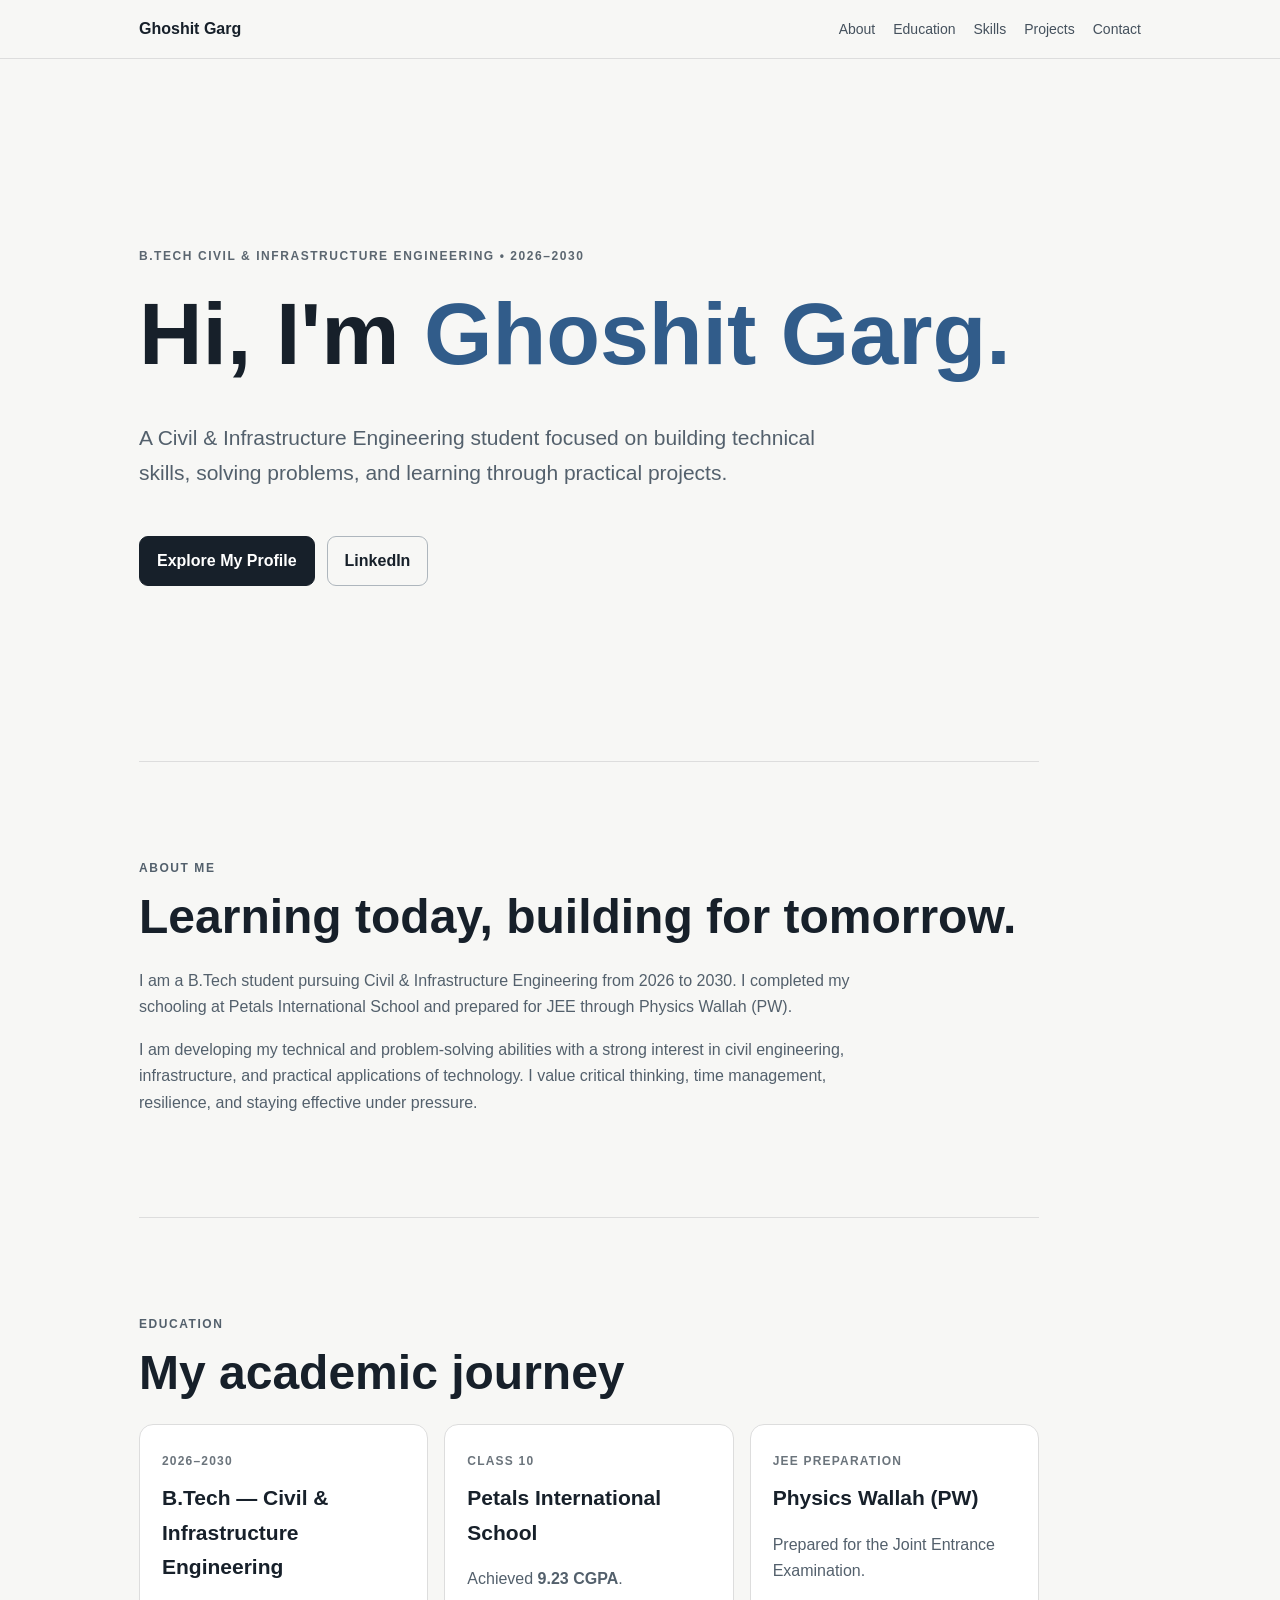
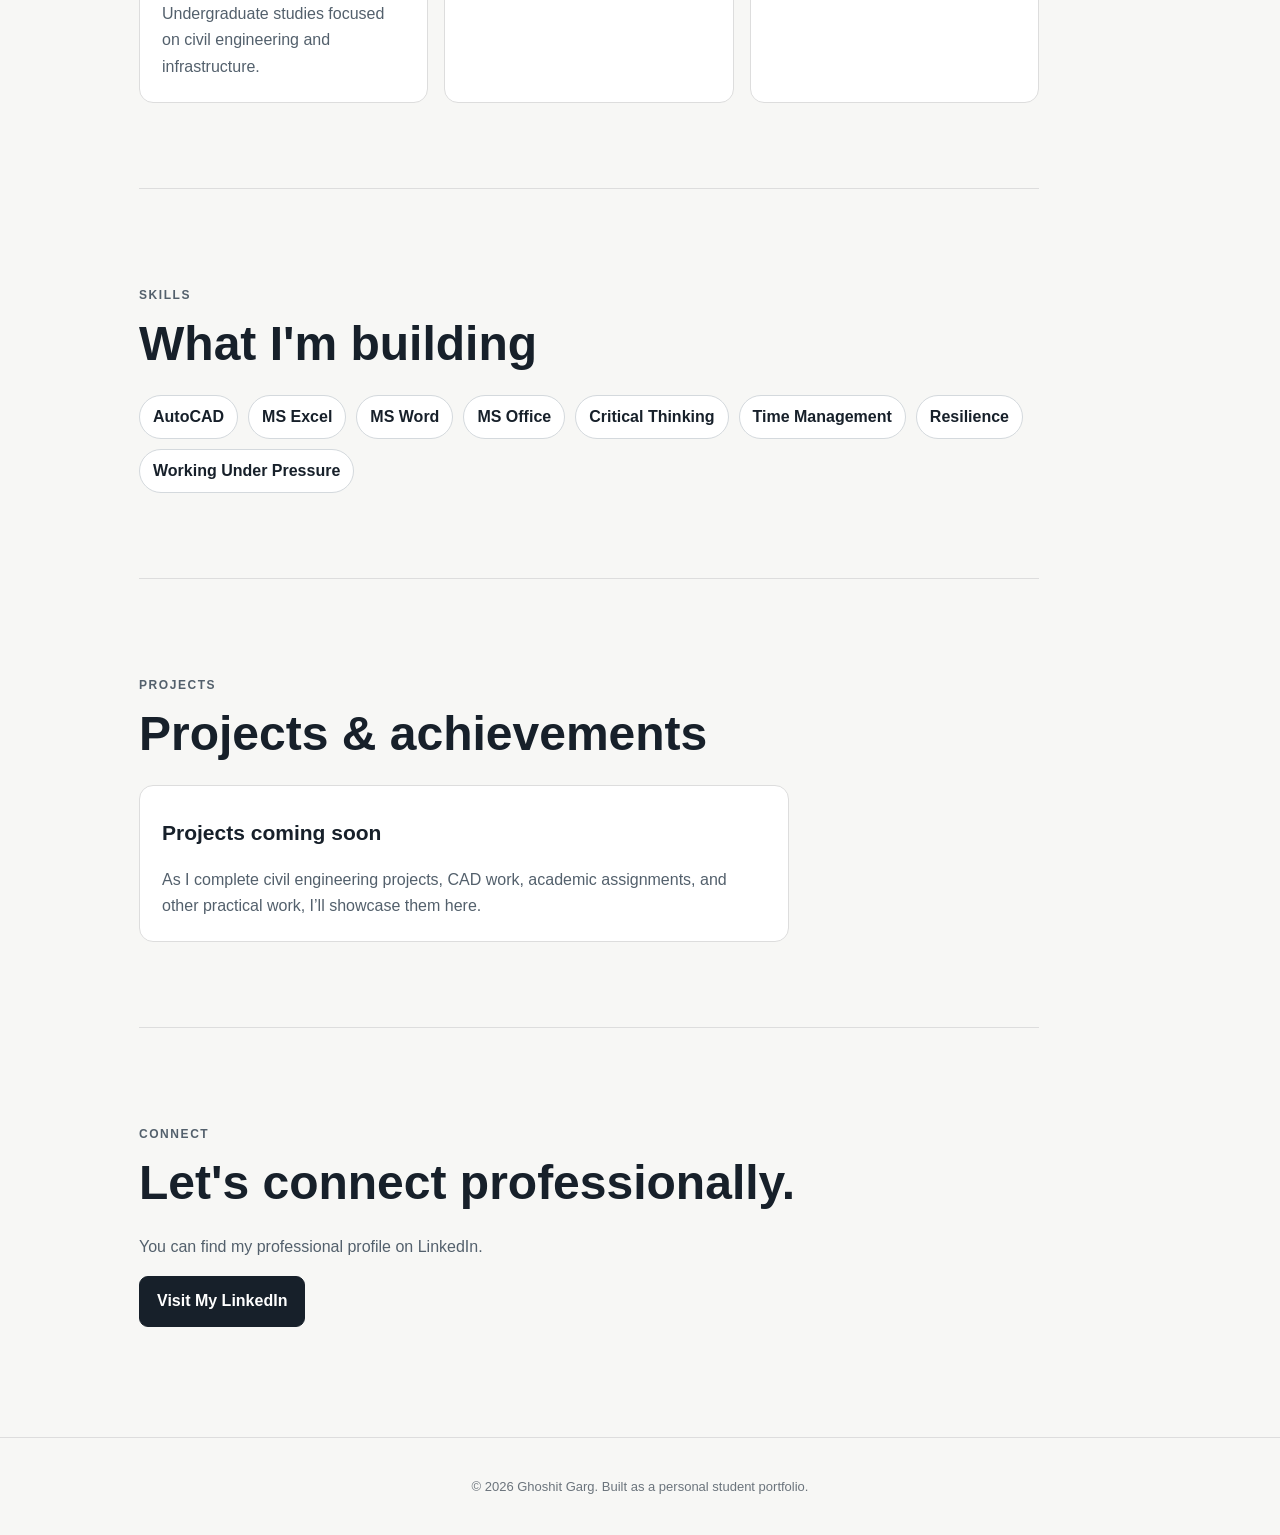
<file: index.html>
<!DOCTYPE html>
<html lang="en">
<head>
  <meta charset="UTF-8">
  <meta name="viewport" content="width=device-width, initial-scale=1.0">
  <meta name="description" content="Ghoshit Garg - B.Tech Civil & Infrastructure Engineering student, skills, education and projects.">
  <meta name="author" content="Ghoshit Garg">
  <meta name="robots" content="index, follow">
  <title>Ghoshit Garg | Civil & Infrastructure Engineering Student</title>
  <link rel="stylesheet" href="style.css">
</head>
<body>
  <header>
    <nav class="nav">
      <a class="brand" href="#home">Ghoshit Garg</a>
      <div class="links">
        <a href="#about">About</a>
        <a href="#education">Education</a>
        <a href="#skills">Skills</a>
        <a href="#projects">Projects</a>
        <a href="#contact">Contact</a>
      </div>
    </nav>
  </header>

  <main>
    <section id="home" class="hero">
      <p class="eyebrow">B.Tech Civil & Infrastructure Engineering • 2026–2030</p>
      <h1>Hi, I'm <span>Ghoshit Garg.</span></h1>
      <p class="lead">A Civil & Infrastructure Engineering student focused on building technical skills, solving problems, and learning through practical projects.</p>
      <div class="buttons">
        <a class="button primary" href="#about">Explore My Profile</a>
        <a class="button" href="YOUR_LINKEDIN_URL" target="_blank" rel="noopener">LinkedIn</a>
      </div>
    </section>

    <section id="about" class="section">
      <p class="eyebrow">About Me</p>
      <h2>Learning today, building for tomorrow.</h2>
      <p>
        I am a B.Tech student pursuing Civil & Infrastructure Engineering from 2026 to 2030.
        I completed my schooling at Petals International School and prepared for JEE through Physics Wallah (PW).
      </p>
      <p>
        I am developing my technical and problem-solving abilities with a strong interest in civil engineering,
        infrastructure, and practical applications of technology. I value critical thinking, time management,
        resilience, and staying effective under pressure.
      </p>
    </section>

    <section id="education" class="section">
      <p class="eyebrow">Education</p>
      <h2>My academic journey</h2>
      <div class="cards">
        <article class="card">
          <span class="year">2026–2030</span>
          <h3>B.Tech — Civil & Infrastructure Engineering</h3>
          <p>Undergraduate studies focused on civil engineering and infrastructure.</p>
        </article>
        <article class="card">
          <span class="year">Class 10</span>
          <h3>Petals International School</h3>
          <p>Achieved <strong>9.23 CGPA</strong>.</p>
        </article>
        <article class="card">
          <span class="year">JEE Preparation</span>
          <h3>Physics Wallah (PW)</h3>
          <p>Prepared for the Joint Entrance Examination.</p>
        </article>
      </div>
    </section>

    <section id="skills" class="section">
      <p class="eyebrow">Skills</p>
      <h2>What I'm building</h2>
      <div class="skills">
        <span>AutoCAD</span><span>MS Excel</span><span>MS Word</span><span>MS Office</span>
        <span>Critical Thinking</span><span>Time Management</span><span>Resilience</span><span>Working Under Pressure</span>
      </div>
    </section>

    <section id="projects" class="section">
      <p class="eyebrow">Projects</p>
      <h2>Projects & achievements</h2>
      <div class="card project-card">
        <h3>Projects coming soon</h3>
        <p>As I complete civil engineering projects, CAD work, academic assignments, and other practical work, I’ll showcase them here.</p>
      </div>
    </section>

    <section id="contact" class="section contact">
      <p class="eyebrow">Connect</p>
      <h2>Let's connect professionally.</h2>
      <p>You can find my professional profile on LinkedIn.</p>
      <a class="button primary" href="YOUR_LINKEDIN_URL" target="_blank" rel="noopener">Visit My LinkedIn</a>
    </section>
  </main>

  <footer>
    <p>© 2026 Ghoshit Garg. Built as a personal student portfolio.</p>
  </footer>
</body>
</html>
</file>
<file: style.css>
* { box-sizing: border-box; }
html { scroll-behavior: smooth; }
body {
  margin: 0; font-family: Inter, Arial, sans-serif; line-height: 1.65;
  background: #f7f7f5; color: #17202a;
}
header {
  position: sticky; top: 0; z-index: 10; background: rgba(247,247,245,.94);
  border-bottom: 1px solid #ddd; backdrop-filter: blur(10px);
}
.nav {
  max-width: 1050px; margin: auto; padding: 16px 24px;
  display: flex; align-items: center; justify-content: space-between; gap: 20px;
}
.brand { font-weight: 800; color: #17202a; text-decoration: none; }
.links { display: flex; gap: 18px; flex-wrap: wrap; }
.links a { color: #45515d; text-decoration: none; font-size: 14px; }
.links a:hover { text-decoration: underline; }
main { max-width: 1050px; margin: auto; padding: 0 24px; }
.hero { min-height: 78vh; display: flex; flex-direction: column; justify-content: center; padding: 70px 0; }
.eyebrow { text-transform: uppercase; letter-spacing: .13em; font-size: 12px; font-weight: 800; color: #5b6670; }
h1 { font-size: clamp(48px, 8vw, 88px); line-height: 1.02; margin: 10px 0 22px; max-width: 900px; }
h1 span { color: #315c8a; }
h2 { font-size: clamp(30px, 5vw, 48px); line-height: 1.1; margin: 8px 0 24px; }
h3 { font-size: 21px; margin: 8px 0; }
.lead { max-width: 720px; font-size: 21px; color: #53606c; }
.buttons { display: flex; gap: 12px; flex-wrap: wrap; margin-top: 24px; }
.button {
  display: inline-block; padding: 11px 17px; border: 1px solid #aeb6bd;
  border-radius: 9px; color: #17202a; text-decoration: none; font-weight: 700;
}
.button.primary { background: #17202a; color: white; border-color: #17202a; }
.section { padding: 85px 0; border-top: 1px solid #ddd; max-width: 900px; }
.section p { max-width: 760px; color: #53606c; }
.cards { display: grid; grid-template-columns: repeat(3, 1fr); gap: 16px; }
.card { background: white; border: 1px solid #ddd; border-radius: 14px; padding: 22px; }
.card p { margin-bottom: 0; }
.year { font-size: 12px; font-weight: 800; text-transform: uppercase; letter-spacing: .1em; color: #6b747c; }
.skills { display: flex; gap: 10px; flex-wrap: wrap; }
.skills span { background: white; border: 1px solid #d4d9dd; border-radius: 999px; padding: 8px 13px; font-weight: 650; }
.project-card { max-width: 650px; }
.contact { padding-bottom: 110px; }
footer { border-top: 1px solid #ddd; padding: 25px 24px; text-align: center; color: #6b747c; font-size: 13px; }
@media (max-width: 720px) {
  .nav { align-items: flex-start; flex-direction: column; }
  .links { gap: 10px 14px; }
  .hero { min-height: 70vh; }
  .cards { grid-template-columns: 1fr; }
}
</file>
